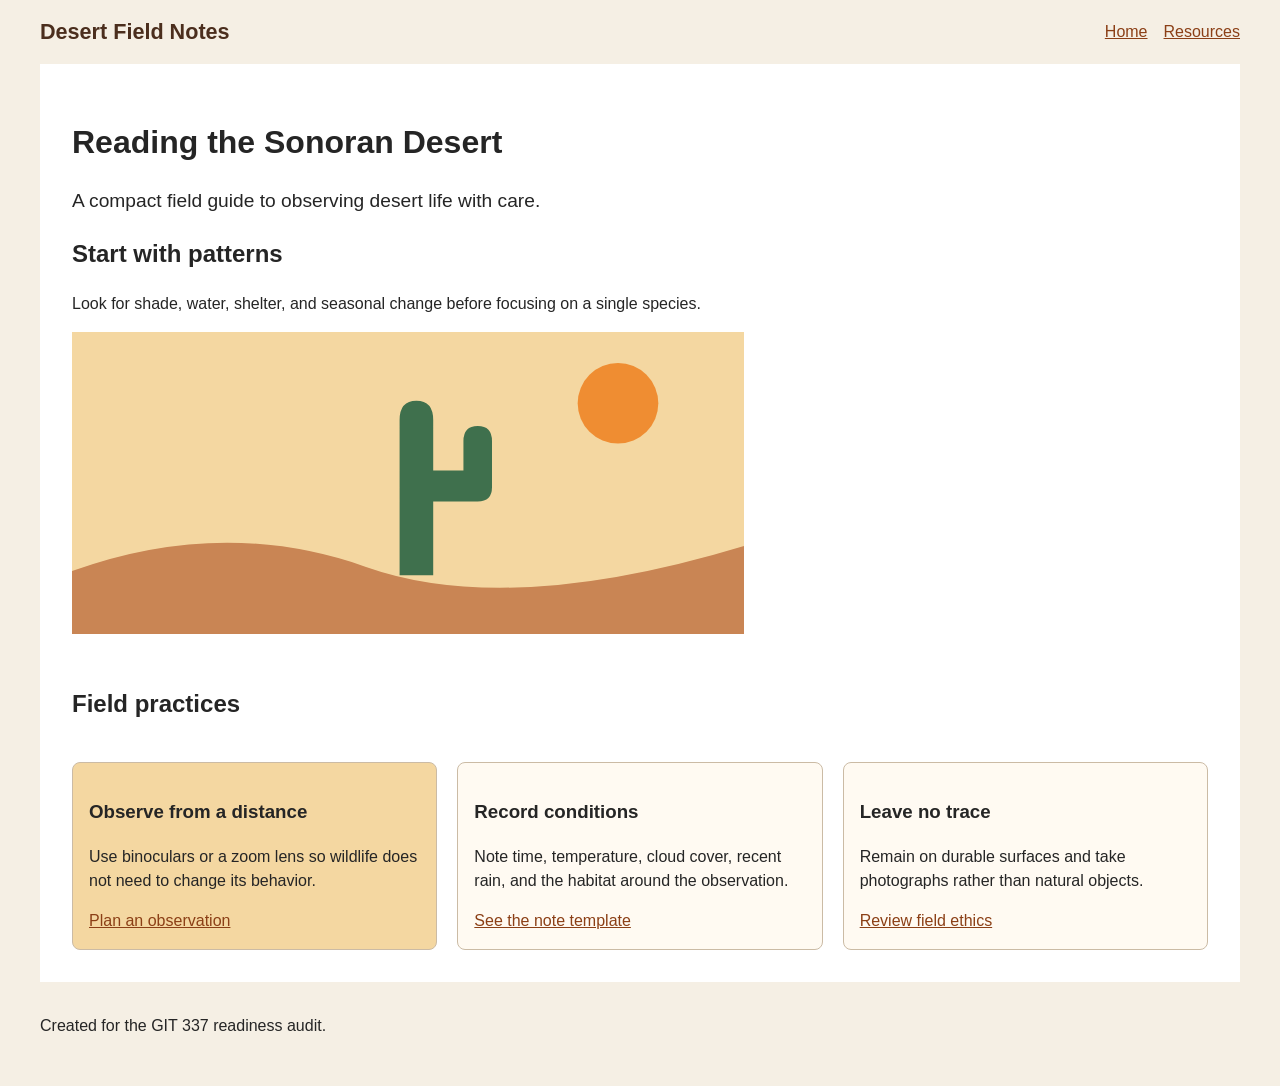
<file: index.html>
<!DOCTYPE html>
<html lang="en">
  <head>
    <meta charset="utf-8">
    <meta name="viewport" content="width-device-width, initial-scale=1">
    <title>Desert Field Notes</title>
    <link rel="stylesheet" href="css/styles.css">
  </head>
  <body>
    <header class="site-header">
      <a class="site-name" href="index.html">Desert Field Notes</a>
      <nav aria-label="Primary navigation">
        <ul class="nav-list">
          <li><a href="index.html">Home</a></li>
          <li><a href="pages/resources.html">Resources</a></li>
        </ul>
      </nav>
    </header>

    <main>
    
      <h1>Reading the Sonoran Desert</h1>
      <p class="lede">A compact field guide to observing desert life with care.</p>

      <section class="intro">
        <h2>Start with patterns</h2>
        <p>Look for shade, water, shelter, and seasonal change before focusing on a single species.</p>
        <img src="images/saguaro-study.svg" alt="Green saguaro cactus stands in yellow desert sand, orange sunset in the sky, 2D graphics, simple and calm environment">
      </section>
      
      <section class="cards" aria-labelledby="field-practices">
        <h2 id="field-practices">Field practices</h2>
        <article class="card featured" id="featured-card">
          <h3>Observe from a distance</h3>
          <p>Use binoculars or a zoom lens so wildlife does not need to change its behavior.</p>
          <a href="pages/resources.html">Plan an observation</a>
        </article>
        <article class="card">
          <h3>Record conditions</h3>
          <p>Note time, temperature, cloud cover, recent rain, and the habitat around the observation.</p>
          <a href="pages/resources.html#notes">See the note template</a>
        </article>
        <article class="card">
          <h3>Leave no trace</h3>
          <p>Remain on durable surfaces and take photographs rather than natural objects.</p>
          <a href="pages/resources.html#ethics">Review field ethics</a>
        </article>
      </section>
    
    </main>

    <footer>
      <p>Created for the GIT 337 readiness audit.</p>
    </footer>
  </body>
</html>
</file>
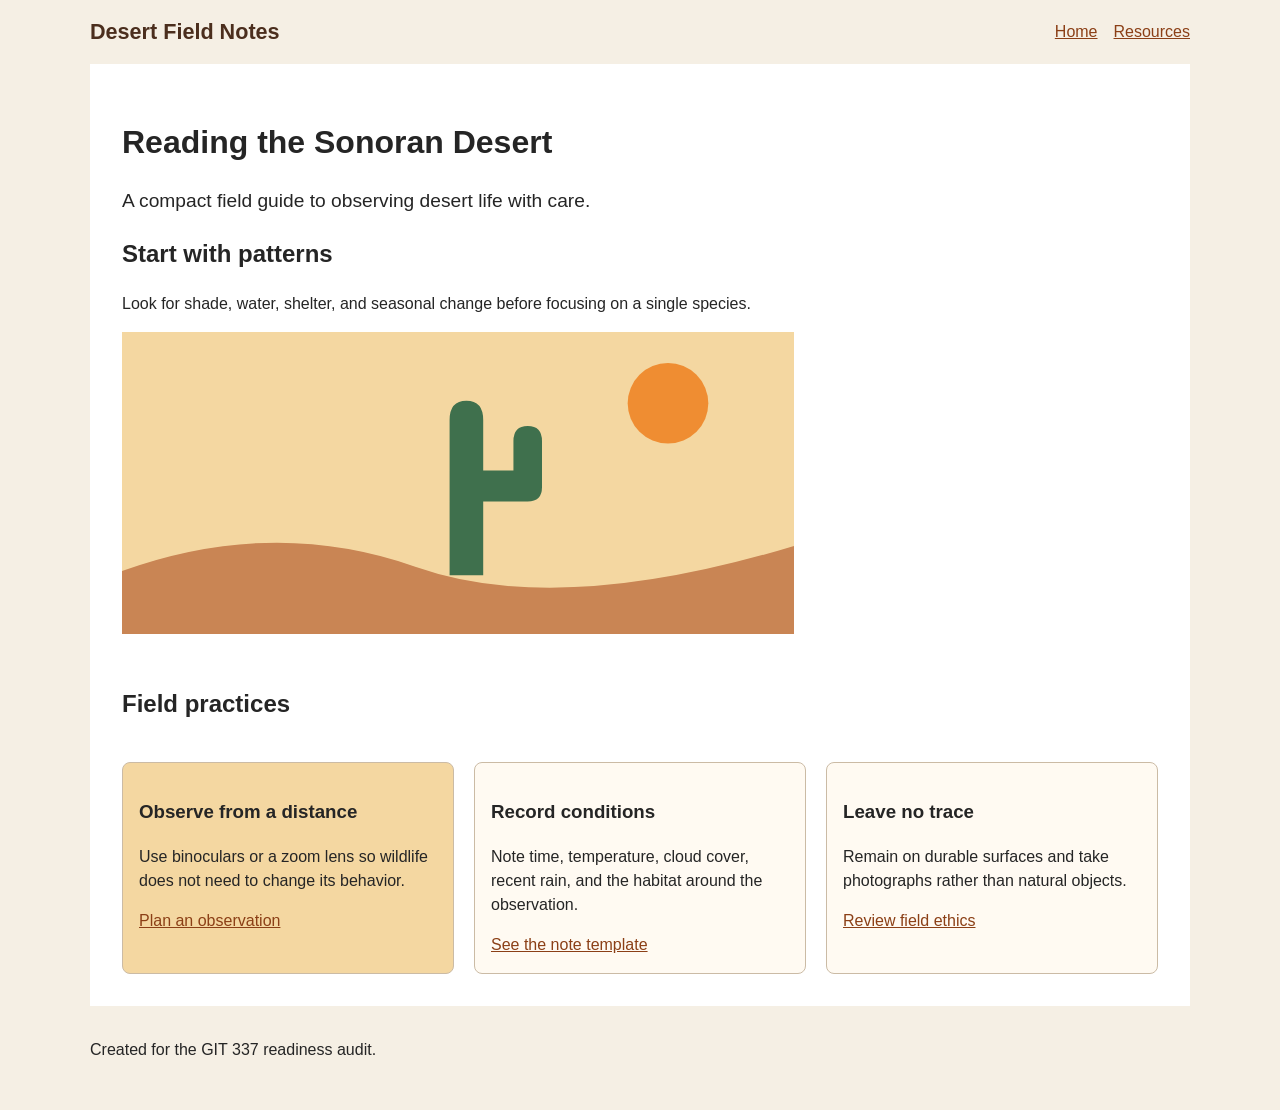
<file: ASSESSMENT-Desert-Field-Notes-Starter/index.html>
<!DOCTYPE html>
<html lang="en">
  <head>
    <meta charset="utf-8">
    <meta name="viewport" content="width-device-width, initial-scale=1">
    <title>Desert Field Notes</title>
    <link rel="stylesheet" href="css/styles.css">
  </head>
  <body>
    <header class="site-header">
      <a class="site-name" href="index.html">Desert Field Notes</a>
      <nav aria-label="Primary navigation">
        <ul class="nav-list">
          <li><a href="index.html">Home</a></li>
          <li><a href="pages/resources.html">Resources</a></li>
        </ul>
      </nav>
    </header>

    <main>
    
      <h1>Reading the Sonoran Desert</h1>
      <p class="lede">A compact field guide to observing desert life with care.</p>

      <section class="intro">
        <h2>Start with patterns</h2>
        <p>Look for shade, water, shelter, and seasonal change before focusing on a single species.</p>
        <img src="images/saguaro-study.svg" alt="Green saguaro cactus stands in yellow desert sand, orange sunset in the sky, 2D graphics, simple and calm environment">
      </section>
    <div class="mainContainer"> 
      <section class="cards" aria-labelledby="field-practices">
        <h2 id="field-practices">Field practices</h2>
        <article class="card featured" id="featured-card">
          <h3>Observe from a distance</h3>
          <p>Use binoculars or a zoom lens so wildlife does not need to change its behavior.</p>
          <a href="pages/resources.html">Plan an observation</a>
        </article>
        <article class="card">
          <h3>Record conditions</h3>
          <p>Note time, temperature, cloud cover, recent rain, and the habitat around the observation.</p>
          <a href="pages/resources.html#notes">See the note template</a>
        </article>
        <article class="card">
          <h3>Leave no trace</h3>
          <p>Remain on durable surfaces and take photographs rather than natural objects.</p>
          <a href="pages/resources.html#ethics">Review field ethics</a>
        </article>
      </section>
    </div>
    
    </main>

    <footer>
      <p>Created for the GIT 337 readiness audit.</p>
    </footer>
  </body>
</html>
</file>
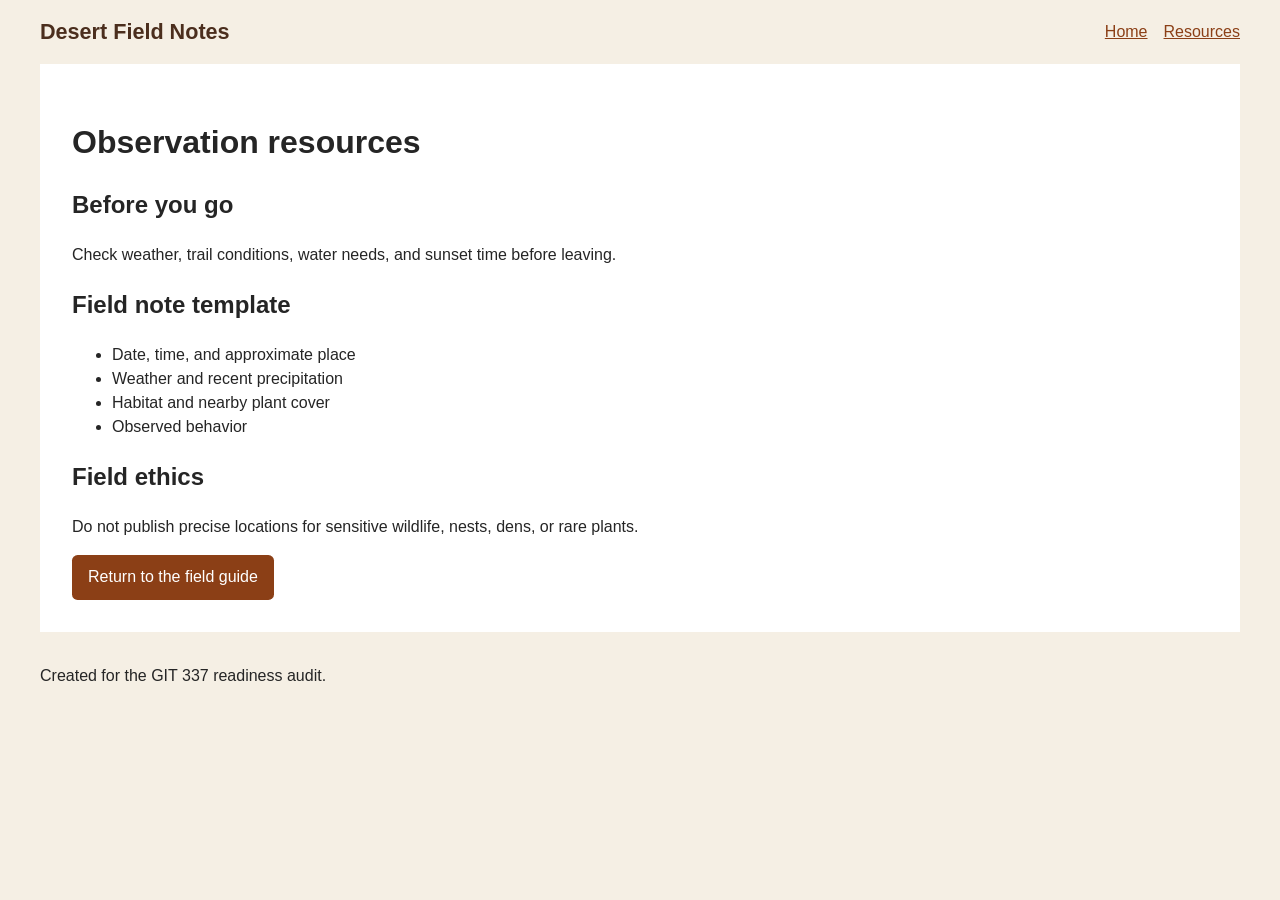
<file: resources.html>
<!DOCTYPE html>
<html lang="en">
  <head>
    <meta charset="utf-8">
    <meta name="viewport" content="width=device-width, initial-scale=1">
    <title>Resources | Desert Field Notes</title>
    <link rel="stylesheet" href="../css/styles.css">
  </head>
  <body>
    <header class="site-header">
      <a class="site-name" href="../index.html">Desert Field Notes</a>
      <nav aria-label="Primary navigation">
        <ul class="nav-list">
          <li><a href="../index.html">Home</a></li>
          <li><a href="resources.html">Resources</a></li>
        </ul>
      </nav>
    </header>

    <main>
      <h1>Observation resources</h1>
      <section>
        <h2>Before you go</h2>
        <p>Check weather, trail conditions, water needs, and sunset time before leaving.</p>
      </section>

      <section id="notes">
        <h2>Field note template</h2>
        <ul>
          <li>Date, time, and approximate place</li>
          <li>Weather and recent precipitation</li>
          <li>Habitat and nearby plant cover</li>
          <li>Observed behavior</li>
        </ul>
      </section>

      <section id="ethics">
        <h2>Field ethics</h2>
        <p>Do not publish precise locations for sensitive wildlife, nests, dens, or rare plants.</p>
        <a class="button" href="../index.html">Return to the field guide</a>
      </section>
    </main>

    <footer>
      <p>Created for the GIT 337 readiness audit.</p>
    </footer>
  </body>
</html>
</file>
<file: css/styles.css>
* {
  box-sizing: border-box;
}


body {
  margin: 0;
  color: #252525;
  background: #f5efe4;
  font-family: Arial, Helvetica, sans-serif;
  line-height: 1.5;
}

a {
  color: #8b3f16;
}

a:focus {
  outline: solid #8b3f16;
}


.site-header,
main,
footer {
  max-width: 1200px;
  margin-inline: auto;
}

.site-header {
  display: flex;
  align-items: center;
  justify-content: space-between;
  padding-block: 1rem;
}

.site-name {
  color: #4b2e1d;
  font-size: 1.35rem;
  font-weight: 700;
  text-decoration: none;
}

.nav-list {
  display: flex;
  gap: 1rem;
  margin: 0;
  padding: 0;
  list-style: none;
}

main {
  padding: 2rem;
  background: #fff;
}

.lede {
  max-width: 60ch;
  font-size: 1.2rem;
}

.intro img {
  display: block;
  width: 100%;
  max-width: 42rem;
  height: auto;
}

.cards {
  display: grid;
  grid-template-columns: repeat(3, 1fr);
  gap: 1.25rem;
  margin-top: 2rem;
}

.cards > h2 {
  grid-column: 1 / -1;
}

.card {
  padding: 1rem;
  border: 1px solid #cbbba5;
  border-radius: .5rem;
  background: #fffaf2;
}

#featured-card {
  background: #f4d7a1;
}

.featured {
  background: #dce9d5;
}

.button {
  display: inline-block;
  padding: .65rem 1rem;
  color: white;
  background: #8b3f16;
  border-radius: .35rem;
  text-decoration: none;
}

footer {
  padding-block: 1rem 2rem;
}

@media (max-width: 500px) {
    .site-header {
    flex-direction: column;
    align-items: flex-start;
  }

  .cards {
    grid-template-columns: 1fr;
  }
}
</file>
<file: ASSESSMENT-Desert-Field-Notes-Starter/css/styles.css>
* {
  box-sizing: border-box;
}


body {
  margin: 0;
  color: #252525;
  background: #f5efe4;
  font-family: Arial, Helvetica, sans-serif;
  line-height: 1.5;
  max-width: 100%;
}

a {
  color: #8b3f16;
}

a:focus {
  outline: solid #8b3f16;
}


.site-header,
main,
footer {
  width: 1100px;
  margin-inline: auto;
}

.site-header {
  display: flex;
  align-items: center;
  justify-content: space-between;
  padding-block: 1rem;
}

.site-name {
  color: #4b2e1d;
  font-size: 1.35rem;
  font-weight: 700;
  text-decoration: none;
}

.nav-list {
  display: flex;
  gap: 1rem;
  margin: 0;
  padding: 0;
  list-style: none;
}

main {
  padding: 2rem;
  background: #fff;
}

.lede {
  max-width: 60ch;
  font-size: 1.2rem;
}

.intro img {
  display: block;
  width: 100%;
  max-width: 42rem;
  height: auto;
}

.cards {
  display: grid;
  grid-template-columns: repeat(3, 1fr);
  gap: 1.25rem;
  margin-top: 2rem;
}

.cards > h2 {
  grid-column: 1 / -1;
}

.card {
  padding: 1rem;
  border: 1px solid #cbbba5;
  border-radius: .5rem;
  background: #fffaf2;
  
}

#featured-card {
  background: #f4d7a1;
}

.featured {
  background: #dce9d5;
}

.button {
  display: inline-block;
  padding: .65rem 1rem;
  color: white;
  background: #8b3f16;
  border-radius: .35rem;
  text-decoration: none;
}

footer {
  padding-block: 1rem 2rem;
}

@media (max-width: 700px) {
  body {
    display: flex;
    flex-direction: row;
  }
  
  .site-header {
    flex-direction: column;
    align-items: flex-start;
  }

}
</file>
